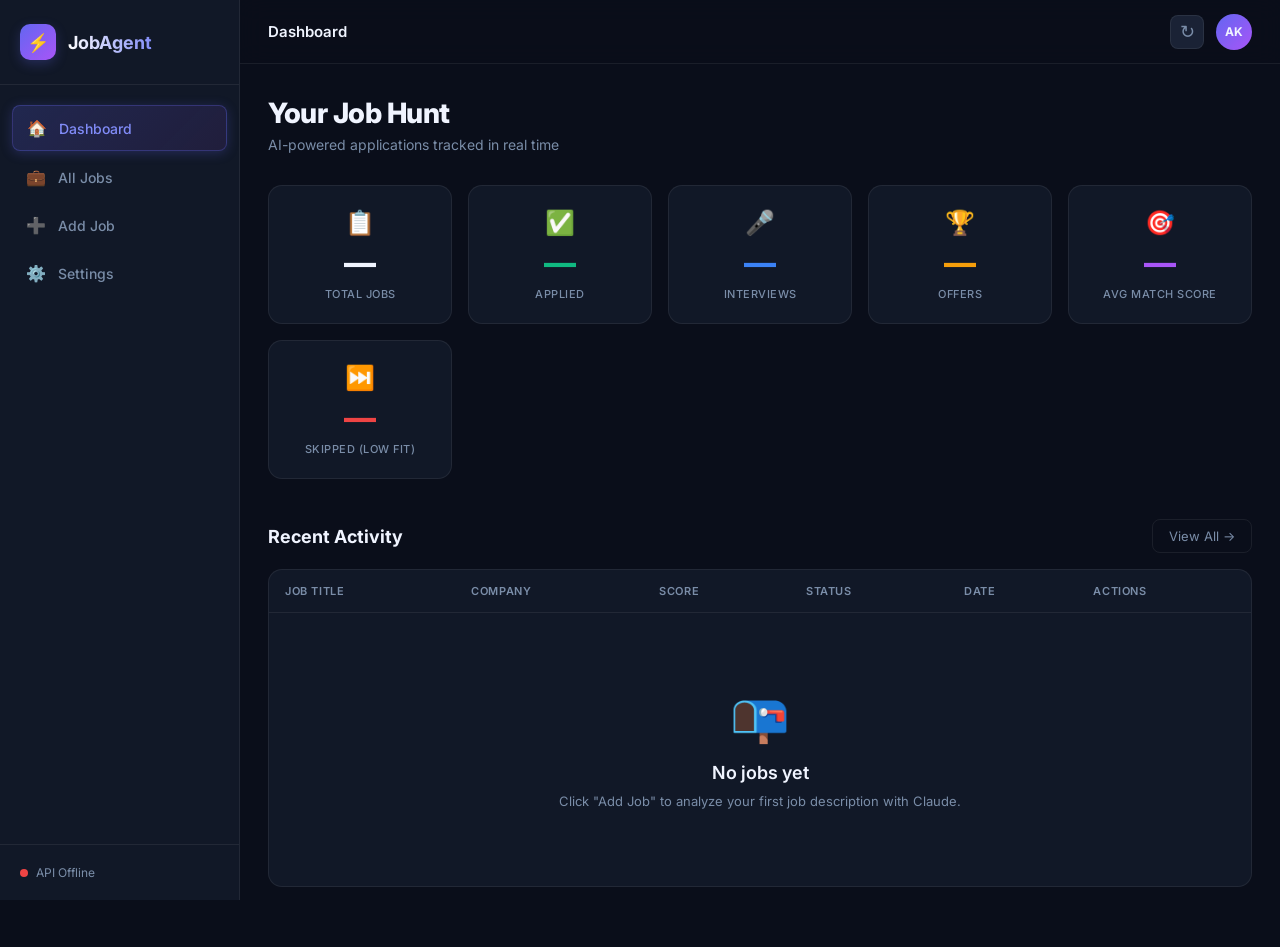
<file: dashboard/index.html>
<!DOCTYPE html>
<html lang="en">
<head>
  <meta charset="UTF-8" />
  <meta name="viewport" content="width=device-width, initial-scale=1.0" />
  <title>Job Hunting Agent — Dashboard</title>
  <meta name="description" content="AI-powered job hunting dashboard — track applications, scores, and cover letters generated by Claude AI" />
  <link rel="preconnect" href="https://fonts.googleapis.com" />
  <link href="https://fonts.googleapis.com/css2?family=Inter:wght@300;400;500;600;700;800&display=swap" rel="stylesheet" />
  <link rel="stylesheet" href="style.css" />
</head>
<body>

<!-- SIDEBAR -->
<aside class="sidebar" id="sidebar">
  <div class="sidebar-logo">
    <div class="logo-icon">⚡</div>
    <span class="logo-text">JobAgent</span>
  </div>

  <nav class="sidebar-nav">
    <a href="#" class="nav-item active" data-view="dashboard" id="nav-dashboard">
      <span class="nav-icon">🏠</span> Dashboard
    </a>
    <a href="#" class="nav-item" data-view="jobs" id="nav-jobs">
      <span class="nav-icon">💼</span> All Jobs
    </a>
    <a href="#" class="nav-item" data-view="add" id="nav-add">
      <span class="nav-icon">➕</span> Add Job
    </a>
    <a href="#" class="nav-item" data-view="settings" id="nav-settings">
      <span class="nav-icon">⚙️</span> Settings
    </a>
  </nav>

  <div class="sidebar-footer">
    <div class="api-status" id="api-status">
      <div class="status-dot"></div>
      <span>Connecting…</span>
    </div>
  </div>
</aside>

<!-- MAIN -->
<main class="main" id="main-content">

  <!-- TOP BAR -->
  <header class="topbar">
    <div class="topbar-left">
      <button class="menu-btn" id="menu-btn">☰</button>
      <div class="breadcrumb" id="breadcrumb">Dashboard</div>
    </div>
    <div class="topbar-right">
      <button class="refresh-btn" id="refresh-btn" title="Refresh data">↻</button>
      <div class="avatar">AK</div>
    </div>
  </header>

  <!-- ─── VIEW: DASHBOARD ─── -->
  <section class="view active" id="view-dashboard">
    <div class="page-header">
      <h1>Your Job Hunt</h1>
      <p class="subtitle">AI-powered applications tracked in real time</p>
    </div>

    <!-- STATS GRID -->
    <div class="stats-grid" id="stats-grid">
      <div class="stat-card" id="stat-total">
        <div class="stat-icon">📋</div>
        <div class="stat-value" id="s-total">—</div>
        <div class="stat-label">Total Jobs</div>
      </div>
      <div class="stat-card green" id="stat-applied">
        <div class="stat-icon">✅</div>
        <div class="stat-value" id="s-applied">—</div>
        <div class="stat-label">Applied</div>
      </div>
      <div class="stat-card blue" id="stat-interviews">
        <div class="stat-icon">🎤</div>
        <div class="stat-value" id="s-interviews">—</div>
        <div class="stat-label">Interviews</div>
      </div>
      <div class="stat-card gold" id="stat-offers">
        <div class="stat-icon">🏆</div>
        <div class="stat-value" id="s-offers">—</div>
        <div class="stat-label">Offers</div>
      </div>
      <div class="stat-card purple" id="stat-score">
        <div class="stat-icon">🎯</div>
        <div class="stat-value" id="s-score">—</div>
        <div class="stat-label">Avg Match Score</div>
      </div>
      <div class="stat-card red" id="stat-skipped">
        <div class="stat-icon">⏭️</div>
        <div class="stat-value" id="s-skipped">—</div>
        <div class="stat-label">Skipped (Low Fit)</div>
      </div>
    </div>

    <!-- RECENT JOBS -->
    <div class="section-header">
      <h2>Recent Activity</h2>
      <button class="btn-ghost" id="view-all-btn">View All →</button>
    </div>
    <div class="jobs-table-wrapper">
      <table class="jobs-table" id="recent-table">
        <thead>
          <tr>
            <th>Job Title</th>
            <th>Company</th>
            <th>Score</th>
            <th>Status</th>
            <th>Date</th>
            <th>Actions</th>
          </tr>
        </thead>
        <tbody id="recent-body">
          <tr><td colspan="6" class="loading-cell">Loading jobs…</td></tr>
        </tbody>
      </table>
    </div>
  </section>

  <!-- ─── VIEW: ALL JOBS ─── -->
  <section class="view" id="view-jobs">
    <div class="page-header">
      <h1>All Jobs</h1>
      <p class="subtitle">Full history of every job analyzed by the agent</p>
    </div>

    <div class="filter-bar">
      <input type="text" id="search-input" placeholder="🔍  Search jobs or companies…" class="search-input" />
      <select id="status-filter" class="filter-select">
        <option value="">All Statuses</option>
        <option value="pending">Pending</option>
        <option value="applied">Applied</option>
        <option value="skipped">Skipped</option>
        <option value="interview">Interview</option>
        <option value="offer">Offer</option>
        <option value="rejected">Rejected</option>
        <option value="processing">Processing</option>
      </select>
      <select id="score-filter" class="filter-select">
        <option value="">All Scores</option>
        <option value="80">80+ (Excellent)</option>
        <option value="60">60+ (Good)</option>
        <option value="0">Below 60</option>
      </select>
    </div>

    <div class="jobs-table-wrapper">
      <table class="jobs-table" id="all-jobs-table">
        <thead>
          <tr>
            <th>Job Title</th>
            <th>Company</th>
            <th>Score</th>
            <th>Key Matches</th>
            <th>Status</th>
            <th>Date</th>
            <th>Actions</th>
          </tr>
        </thead>
        <tbody id="all-body">
          <tr><td colspan="7" class="loading-cell">Loading…</td></tr>
        </tbody>
      </table>
    </div>
  </section>

  <!-- ─── VIEW: ADD JOB ─── -->
  <section class="view" id="view-add">
    <div class="page-header">
      <h1>Analyze a Job</h1>
      <p class="subtitle">Paste a job description — Claude will score your fit and write a cover letter</p>
    </div>

    <div class="form-card">
      <div class="form-row">
        <div class="form-group">
          <label for="in-title">Job Title *</label>
          <input type="text" id="in-title" placeholder="e.g. Machine Learning Engineer" />
        </div>
        <div class="form-group">
          <label for="in-company">Company *</label>
          <input type="text" id="in-company" placeholder="e.g. Google" />
        </div>
      </div>
      <div class="form-group">
        <label for="in-url">Job URL (optional)</label>
        <input type="url" id="in-url" placeholder="https://linkedin.com/jobs/..." />
      </div>
      <div class="form-group">
        <label for="in-jd">Job Description *</label>
        <textarea id="in-jd" rows="12" placeholder="Paste the full job description here…"></textarea>
      </div>
      <button class="btn-primary" id="analyze-btn" onclick="analyzeJob()">
        <span id="analyze-btn-text">⚡ Analyze with Claude</span>
        <span id="analyze-spinner" class="spinner hidden"></span>
      </button>
    </div>

    <!-- RESULT CARD -->
    <div class="result-card hidden" id="result-card">
      <div class="result-header">
        <div class="result-score-ring" id="result-ring">
          <svg viewBox="0 0 100 100">
            <circle cx="50" cy="50" r="40" class="ring-bg" />
            <circle cx="50" cy="50" r="40" class="ring-fill" id="ring-fill" />
          </svg>
          <span class="ring-text" id="ring-text">0</span>
        </div>
        <div class="result-meta">
          <h2 id="result-title">—</h2>
          <p id="result-company">—</p>
          <div class="result-verdict" id="result-verdict"></div>
          <p class="result-reason" id="result-reason">—</p>
        </div>
      </div>

      <div class="result-chips-row">
        <div class="chips-group">
          <div class="chips-label">✅ Key Matches</div>
          <div class="chips" id="matches-chips"></div>
        </div>
        <div class="chips-group">
          <div class="chips-label">⚠️ Missing Skills</div>
          <div class="chips red" id="missing-chips"></div>
        </div>
      </div>

      <div class="cover-letter-box" id="cover-letter-box">
        <div class="cl-header">
          <h3>📄 Cover Letter</h3>
          <button class="btn-ghost small" onclick="copyCoverLetter()">Copy</button>
        </div>
        <pre id="cover-letter-text"></pre>
      </div>
    </div>
  </section>

  <!-- ─── VIEW: SETTINGS ─── -->
  <section class="view" id="view-settings">
    <div class="page-header">
      <h1>Settings</h1>
      <p class="subtitle">Configure your agent's API endpoint</p>
    </div>
    <div class="form-card">
      <div class="form-group">
        <label for="api-url-input">Backend API URL</label>
        <input type="url" id="api-url-input" placeholder="https://your-app.railway.app" />
        <small>Enter your Railway/Render deployment URL. Leave empty to use localhost:8000.</small>
      </div>
      <button class="btn-primary" onclick="saveSettings()">Save Settings</button>
      <div id="settings-msg" class="settings-msg hidden"></div>
    </div>

    <div class="form-card" style="margin-top:24px;">
      <h3>Webhook URL</h3>
      <p style="color:var(--text-muted);margin-bottom:12px;">Send this URL to Antigravity so it can push jobs to your agent automatically.</p>
      <div class="webhook-url-box" id="webhook-url-display">—</div>
      <button class="btn-ghost" onclick="copyWebhook()" style="margin-top:8px;">Copy Webhook URL</button>
    </div>
  </section>

</main>

<!-- JOB DETAIL MODAL -->
<div class="modal-overlay hidden" id="modal-overlay">
  <div class="modal" id="job-modal">
    <button class="modal-close" onclick="closeModal()">✕</button>
    <div class="modal-body" id="modal-body">
      <p>Loading…</p>
    </div>
  </div>
</div>

<!-- TOAST -->
<div class="toast hidden" id="toast"></div>

<script src="app.js"></script>
</body>
</html>
</file>
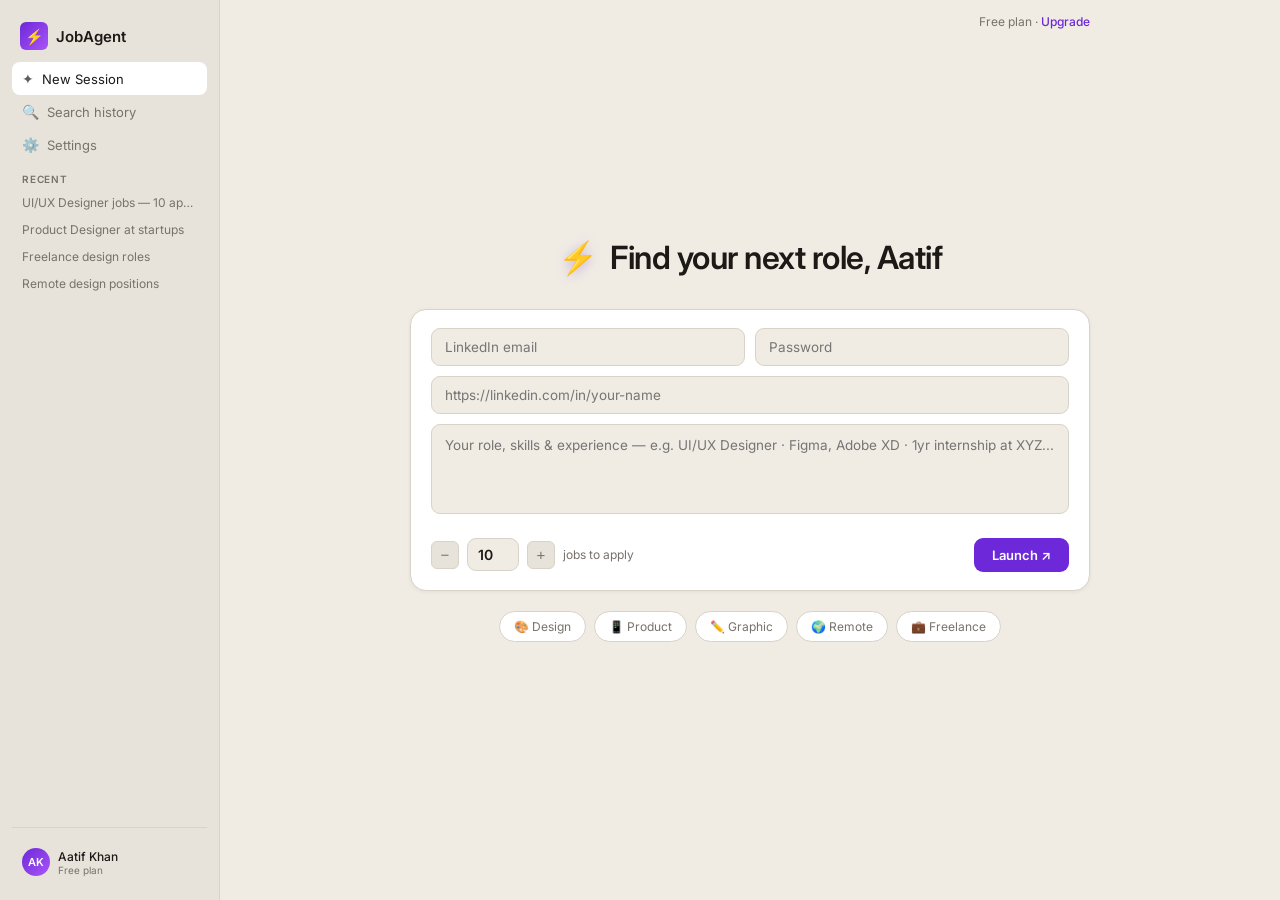
<file: autoagent/ui/index.html>
<!DOCTYPE html>
<html lang="en">
<head>
  <meta charset="UTF-8"/>
  <meta name="viewport" content="width=device-width, initial-scale=1.0"/>
  <title>JobAgent — AI Job Applications</title>
  <meta name="description" content="AI agent that applies to jobs on LinkedIn automatically."/>
  <link rel="preconnect" href="https://fonts.googleapis.com"/>
  <link href="https://fonts.googleapis.com/css2?family=Inter:wght@400;500;600&display=swap" rel="stylesheet"/>
  <style>
    *, *::before, *::after { box-sizing: border-box; margin: 0; padding: 0; }

    :root {
      --bg:       #f0ece4;
      --sidebar:  #e8e3da;
      --white:    #ffffff;
      --border:   #d8d2c8;
      --accent:   #6d28d9;
      --accent-l: #7c3aed;
      --text:     #1c1917;
      --muted:    #78716c;
      --tag-bg:   #e8e3da;
      --input-bg: #ffffff;
      --pill:     #ddd8d0;
    }

    body {
      font-family: 'Inter', sans-serif;
      background: var(--bg);
      color: var(--text);
      height: 100vh;
      display: flex;
      overflow: hidden;
    }

    /* ── SIDEBAR ── */
    .sidebar {
      width: 220px;
      flex-shrink: 0;
      background: var(--sidebar);
      border-right: 1px solid var(--border);
      display: flex;
      flex-direction: column;
      padding: 16px 12px;
      overflow-y: auto;
    }

    .logo {
      display: flex;
      align-items: center;
      gap: 8px;
      padding: 6px 8px;
      margin-bottom: 6px;
    }

    .logo-icon {
      width: 28px; height: 28px;
      background: linear-gradient(135deg, #6d28d9, #a855f7);
      border-radius: 6px;
      display: flex; align-items: center; justify-content: center;
      color: white;
      font-size: 15px;
    }

    .logo-text {
      font-size: 15px;
      font-weight: 600;
      color: var(--text);
    }

    .sidebar-btn {
      display: flex;
      align-items: center;
      gap: 8px;
      width: 100%;
      padding: 8px 10px;
      background: none;
      border: none;
      border-radius: 8px;
      color: var(--muted);
      font-family: inherit;
      font-size: 13px;
      cursor: pointer;
      text-align: left;
      transition: background 0.15s, color 0.15s;
    }
    .sidebar-btn:hover { background: var(--border); color: var(--text); }
    .sidebar-btn.active { background: var(--white); color: var(--text); }

    .sidebar-icon { font-size: 14px; opacity: 0.7; }

    .sidebar-section {
      font-size: 10px;
      font-weight: 600;
      color: var(--muted);
      text-transform: uppercase;
      letter-spacing: 0.8px;
      padding: 12px 10px 4px;
    }

    .sidebar-history {
      font-size: 12px;
      color: var(--muted);
      padding: 6px 10px;
      border-radius: 6px;
      cursor: pointer;
      white-space: nowrap;
      overflow: hidden;
      text-overflow: ellipsis;
      transition: background 0.15s;
    }
    .sidebar-history:hover { background: var(--border); color: var(--text); }

    .sidebar-footer {
      margin-top: auto;
      padding-top: 12px;
      border-top: 1px solid var(--border);
    }

    .user-row {
      display: flex;
      align-items: center;
      gap: 8px;
      padding: 8px 10px;
      border-radius: 8px;
      cursor: pointer;
      transition: background 0.15s;
    }
    .user-row:hover { background: var(--border); }

    .avatar {
      width: 28px; height: 28px;
      background: linear-gradient(135deg, #6d28d9, #a855f7);
      border-radius: 50%;
      display: flex; align-items: center; justify-content: center;
      color: white;
      font-size: 11px;
      font-weight: 600;
    }

    .user-info { flex: 1; min-width: 0; }
    .user-name { font-size: 12px; font-weight: 500; }
    .user-plan { font-size: 10px; color: var(--muted); }

    /* ── MAIN ── */
    .main {
      flex: 1;
      display: flex;
      flex-direction: column;
      align-items: center;
      overflow-y: auto;
      padding: 0 16px 60px;
    }

    .topbar {
      width: 100%;
      max-width: 680px;
      display: flex;
      justify-content: flex-end;
      padding: 14px 0 0;
    }

    .upgrade-pill {
      font-size: 12px;
      color: var(--muted);
    }

    .upgrade-pill a {
      color: var(--accent);
      text-decoration: none;
      font-weight: 500;
    }

    /* Center content */
    .center {
      flex: 1;
      width: 100%;
      max-width: 680px;
      display: flex;
      flex-direction: column;
      align-items: center;
      justify-content: center;
      padding: 20px 0 10px;
    }

    .greeting {
      display: flex;
      align-items: center;
      gap: 12px;
      margin-bottom: 32px;
    }

    .greeting-icon {
      font-size: 32px;
      filter: drop-shadow(0 2px 6px rgba(109,40,217,0.3));
    }

    .greeting h1 {
      font-size: clamp(22px, 4vw, 32px);
      font-weight: 600;
      color: var(--text);
      letter-spacing: -0.5px;
    }

    /* ── INPUT CARD ── */
    .input-card {
      width: 100%;
      background: var(--white);
      border: 1px solid var(--border);
      border-radius: 16px;
      padding: 18px 20px;
      box-shadow: 0 1px 4px rgba(0,0,0,0.06);
    }

    .field { margin-bottom: 0; }

    .field-row { display: grid; grid-template-columns: 1fr 1fr; gap: 10px; margin-bottom: 10px; }

    input[type=email], input[type=password], input[type=url], input[type=number], textarea {
      width: 100%;
      background: var(--bg);
      border: 1px solid var(--border);
      border-radius: 9px;
      padding: 10px 13px;
      color: var(--text);
      font-family: inherit;
      font-size: 13.5px;
      outline: none;
      transition: border-color 0.15s, box-shadow 0.15s;
    }

    input:focus, textarea:focus {
      border-color: var(--accent-l);
      box-shadow: 0 0 0 2px rgba(109,40,217,0.12);
      background: white;
    }

    textarea {
      resize: none;
      height: 90px;
      line-height: 1.55;
      margin-bottom: 10px;
    }

    .card-bottom {
      display: flex;
      align-items: center;
      justify-content: space-between;
      margin-top: 10px;
    }

    .jobs-ctrl {
      display: flex;
      align-items: center;
      gap: 8px;
    }

    .jobs-ctrl span {
      font-size: 12px;
      color: var(--muted);
    }

    .jobs-ctrl input {
      width: 52px;
      text-align: center;
      padding: 7px;
      font-size: 14px;
      font-weight: 600;
      margin: 0;
    }

    .ctr {
      background: var(--tag-bg);
      border: 1px solid var(--border);
      border-radius: 6px;
      color: var(--muted);
      font-size: 15px;
      width: 28px; height: 28px;
      cursor: pointer;
      display: flex; align-items: center; justify-content: center;
      transition: background 0.15s;
    }
    .ctr:hover { background: var(--border); }

    .send-btn {
      background: var(--accent);
      border: none;
      border-radius: 9px;
      padding: 9px 18px;
      color: white;
      font-family: inherit;
      font-size: 13px;
      font-weight: 600;
      cursor: pointer;
      transition: opacity 0.2s;
      display: flex;
      align-items: center;
      gap: 6px;
    }
    .send-btn:hover:not(:disabled) { opacity: 0.88; }
    .send-btn:disabled { opacity: 0.5; cursor: not-allowed; }

    /* ── PILLS ── */
    .pills {
      display: flex;
      gap: 8px;
      margin-top: 20px;
      flex-wrap: wrap;
      justify-content: center;
    }

    .pill {
      background: var(--white);
      border: 1px solid var(--border);
      border-radius: 99px;
      padding: 7px 14px;
      font-size: 12px;
      color: var(--muted);
      cursor: pointer;
      display: flex;
      align-items: center;
      gap: 5px;
      transition: background 0.15s, color 0.15s;
    }
    .pill:hover { background: var(--border); color: var(--text); }

    /* ── LOG PANEL ── */
    .log-panel {
      width: 100%;
      max-width: 680px;
      display: none;
      margin-top: 20px;
    }
    .log-panel.show { display: block; }

    .log-header {
      display: flex;
      align-items: center;
      justify-content: space-between;
      margin-bottom: 8px;
    }

    .log-label { font-size: 11px; font-weight: 600; color: var(--muted); text-transform: uppercase; letter-spacing: 0.8px; }

    .live-badge {
      display: flex;
      align-items: center;
      gap: 5px;
      font-size: 11px;
      color: var(--muted);
    }

    .live-dot {
      width: 6px; height: 6px;
      background: #22c55e;
      border-radius: 50%;
      animation: blink 1.2s infinite;
    }
    @keyframes blink { 50% { opacity: 0.2; } }

    .log-box {
      background: var(--white);
      border: 1px solid var(--border);
      border-radius: 12px;
      padding: 14px 16px;
      height: 220px;
      overflow-y: auto;
      font-family: 'Courier New', monospace;
      font-size: 12px;
      line-height: 1.9;
    }

    .ll { animation: fi 0.2s; }
    .ll-ok  { color: #16a34a; }
    .ll-err { color: #dc2626; }
    .ll-dim { color: #a8a29e; }
    @keyframes fi { from { opacity: 0; } to { opacity: 1; } }

    .stats-row {
      display: flex;
      gap: 10px;
      margin-top: 10px;
    }

    .sbox {
      flex: 1;
      background: var(--white);
      border: 1px solid var(--border);
      border-radius: 10px;
      padding: 12px 14px;
      text-align: center;
    }
    .sn { font-size: 20px; font-weight: 600; }
    .sl { font-size: 10px; color: var(--muted); margin-top: 1px; text-transform: uppercase; letter-spacing: 0.5px; }

    ::-webkit-scrollbar { width: 4px; }
    ::-webkit-scrollbar-thumb { background: var(--border); border-radius: 4px; }

    @media (max-width: 640px) {
      .sidebar { display: none; }
      .field-row { grid-template-columns: 1fr; }
    }
  </style>
</head>
<body>

<!-- SIDEBAR -->
<aside class="sidebar">
  <div class="logo">
    <div class="logo-icon">⚡</div>
    <span class="logo-text">JobAgent</span>
  </div>

  <button class="sidebar-btn active" onclick="resetForm()">
    <span class="sidebar-icon">✦</span> New Session
  </button>
  <button class="sidebar-btn">
    <span class="sidebar-icon">🔍</span> Search history
  </button>
  <button class="sidebar-btn">
    <span class="sidebar-icon">⚙️</span> Settings
  </button>

  <div class="sidebar-section">Recent</div>
  <div class="sidebar-history">UI/UX Designer jobs — 10 applied</div>
  <div class="sidebar-history">Product Designer at startups</div>
  <div class="sidebar-history">Freelance design roles</div>
  <div class="sidebar-history">Remote design positions</div>

  <div class="sidebar-footer">
    <div class="user-row">
      <div class="avatar">AK</div>
      <div class="user-info">
        <div class="user-name">Aatif Khan</div>
        <div class="user-plan">Free plan</div>
      </div>
    </div>
  </div>
</aside>

<!-- MAIN -->
<main class="main">
  <div class="topbar">
    <span class="upgrade-pill">Free plan · <a href="#">Upgrade</a></span>
  </div>

  <div class="center">
    <div class="greeting">
      <span class="greeting-icon">⚡</span>
      <h1>Find your next role, Aatif</h1>
    </div>

    <!-- INPUT CARD -->
    <div class="input-card">
      <div class="field-row">
        <input type="email" id="email" placeholder="LinkedIn email"/>
        <input type="password" id="password" placeholder="Password"/>
      </div>
      <input type="url" id="linkedin-url" placeholder="https://linkedin.com/in/your-name" style="margin-bottom:10px;"/>
      <textarea id="resume" placeholder="Your role, skills & experience — e.g. UI/UX Designer · Figma, Adobe XD · 1yr internship at XYZ..."></textarea>

      <div class="card-bottom">
        <div class="jobs-ctrl">
          <button class="ctr" onclick="adj(-1)">−</button>
          <input type="number" id="num" value="10" min="1" max="50"/>
          <button class="ctr" onclick="adj(1)">+</button>
          <span>jobs to apply</span>
        </div>
        <button class="send-btn" id="btn" onclick="launch()">
          Launch ↗
        </button>
      </div>
    </div>

    <!-- PILLS -->
    <div class="pills">
      <div class="pill" onclick="setKeyword('UI/UX Designer')">🎨 Design</div>
      <div class="pill" onclick="setKeyword('Product Designer')">📱 Product</div>
      <div class="pill" onclick="setKeyword('Graphic Designer')">✏️ Graphic</div>
      <div class="pill" onclick="setKeyword('Remote Designer')">🌍 Remote</div>
      <div class="pill" onclick="setKeyword('Freelance Designer')">💼 Freelance</div>
    </div>
  </div>

  <!-- LOG PANEL -->
  <div class="log-panel" id="logpanel">
    <div class="log-header">
      <span class="log-label">Live Agent Feed</span>
      <div class="live-badge">
        <div class="live-dot" id="livedot"></div>
        <span id="livestatus">Running</span>
      </div>
    </div>
    <div class="log-box" id="logbox"></div>
    <div class="stats-row">
      <div class="sbox"><div class="sn" id="n-applied" style="color:#16a34a">0</div><div class="sl">Applied</div></div>
      <div class="sbox"><div class="sn" id="n-skipped" style="color:#a8a29e">0</div><div class="sl">Skipped</div></div>
      <div class="sbox"><div class="sn" id="n-status" style="font-size:13px;color:#a8a29e">Idle</div><div class="sl">Status</div></div>
    </div>
  </div>
</main>

<script>
  const API = (window.location.hostname === 'localhost' || window.location.hostname === '127.0.0.1')
    ? 'http://localhost:8001'
    : 'https://job-hunting-agent-production-b9a5.up.railway.app';

  let applied = 0, skipped = 0;

  function adj(d) {
    const el = document.getElementById('num');
    el.value = Math.max(1, Math.min(50, +el.value + d));
  }

  function setKeyword(kw) {
    const r = document.getElementById('resume');
    if (!r.value) r.value = `Role: ${kw}\nSkills: Figma, Adobe XD, Prototyping\nExperience: `;
    document.getElementById('linkedin-url').focus();
  }

  function resetForm() {
    document.getElementById('email').value = '';
    document.getElementById('password').value = '';
    document.getElementById('linkedin-url').value = '';
    document.getElementById('resume').value = '';
    document.getElementById('num').value = '10';
    document.getElementById('logpanel').classList.remove('show');
    document.getElementById('btn').disabled = false;
    document.getElementById('btn').textContent = 'Launch ↗';
  }

  function cls(msg) {
    if (/✅|Applied/.test(msg)) return 'll-ok';
    if (/❌|Error|Failed/.test(msg)) return 'll-err';
    if (/⏭|⚠️|Skipped/.test(msg)) return 'll-dim';
    return '';
  }

  function addLine(msg) {
    const box = document.getElementById('logbox');
    const d = document.createElement('div');
    d.className = `ll ${cls(msg)}`;
    d.textContent = msg;
    box.appendChild(d);
    box.scrollTop = box.scrollHeight;
    const m = msg.match(/\[(\d+)\//);
    if (m) { applied = +m[1]; document.getElementById('n-applied').textContent = applied; }
    if (/Skipped/.test(msg)) { skipped++; document.getElementById('n-skipped').textContent = skipped; }
  }

  async function launch() {
    const email  = document.getElementById('email').value.trim();
    const pass   = document.getElementById('password').value.trim();
    const url    = document.getElementById('linkedin-url').value.trim();
    const resume = document.getElementById('resume').value.trim();
    const n      = +document.getElementById('num').value;
    if (!email || !pass || !url || !resume) { alert('Please fill in all fields.'); return; }

    const panel = document.getElementById('logpanel');
    panel.classList.add('show');
    document.getElementById('logbox').innerHTML = '';
    applied = skipped = 0;
    document.getElementById('n-applied').textContent = '0';
    document.getElementById('n-skipped').textContent = '0';
    document.getElementById('n-status').textContent = '🟢 On';
    document.getElementById('livestatus').textContent = 'Running';

    const btn = document.getElementById('btn');
    btn.disabled = true;
    btn.textContent = 'Running…';

    addLine('🤖 Agent starting…');

    try {
      const res = await fetch(`${API}/run`, {
        method: 'POST',
        headers: { 'Content-Type': 'application/json' },
        body: JSON.stringify({ email, password: pass, linkedin_url: url, resume_text: resume, num_jobs: n })
      });
      const { session_id } = await res.json();

      const es = new EventSource(`${API}/logs/${session_id}`);
      es.onmessage = e => {
        if (e.data === '__DONE__') {
          es.close();
          document.getElementById('livestatus').textContent = 'Done';
          document.getElementById('livedot').style.cssText = 'animation:none;background:#a8a29e';
          document.getElementById('n-status').textContent = '✅ Done';
          btn.disabled = false;
          btn.textContent = 'Launch ↗';
        } else { addLine(e.data); }
      };
      es.onerror = () => { addLine('Connection lost.'); es.close(); btn.disabled = false; btn.textContent = 'Launch ↗'; };
    } catch(e) {
      addLine(`Cannot reach backend: ${e.message}`);
      addLine('▸ Run locally: cd autoagent && python -m uvicorn server:app --port 8001');
      btn.disabled = false;
      btn.textContent = 'Launch ↗';
    }
  }
</script>
</body>
</html>
</file>
<file: dashboard/style.css>
/* ═══════════════════════════════════════════════
   JOB HUNTING AGENT — PREMIUM DARK DASHBOARD
═══════════════════════════════════════════════ */

@import url('https://fonts.googleapis.com/css2?family=Inter:wght@300;400;500;600;700;800&display=swap');

:root {
  --bg:          #0a0e1a;
  --bg-card:     #111827;
  --bg-card2:    #1a2235;
  --border:      rgba(255,255,255,0.07);
  --border2:     rgba(255,255,255,0.12);
  --text:        #f0f4ff;
  --text-muted:  #7a8da8;
  --text-dim:    #4a5568;

  --accent:      #6366f1;
  --accent2:     #818cf8;
  --accent-glow: rgba(99,102,241,0.25);

  --green:  #10b981;
  --blue:   #3b82f6;
  --gold:   #f59e0b;
  --red:    #ef4444;
  --purple: #a855f7;
  --teal:   #14b8a6;

  --sidebar-w: 240px;
  --topbar-h:  64px;
  --radius:    14px;
  --radius-sm: 8px;

  --shadow: 0 4px 24px rgba(0,0,0,0.4);
  --glow:   0 0 40px rgba(99,102,241,0.15);
}

*, *::before, *::after { box-sizing: border-box; margin: 0; padding: 0; }

html { scroll-behavior: smooth; }

body {
  font-family: 'Inter', sans-serif;
  background: var(--bg);
  color: var(--text);
  min-height: 100vh;
  display: flex;
  overflow-x: hidden;
}

/* ─── SCROLLBAR ─── */
::-webkit-scrollbar { width: 6px; }
::-webkit-scrollbar-track { background: transparent; }
::-webkit-scrollbar-thumb { background: var(--bg-card2); border-radius: 99px; }

/* ═══════════════════════════════════════════════
   SIDEBAR
═══════════════════════════════════════════════ */
.sidebar {
  width: var(--sidebar-w);
  min-height: 100vh;
  background: var(--bg-card);
  border-right: 1px solid var(--border);
  display: flex;
  flex-direction: column;
  position: fixed;
  top: 0; left: 0; bottom: 0;
  z-index: 100;
  transition: transform 0.3s ease;
}

.sidebar-logo {
  display: flex;
  align-items: center;
  gap: 12px;
  padding: 24px 20px;
  border-bottom: 1px solid var(--border);
}

.logo-icon {
  width: 36px; height: 36px;
  background: linear-gradient(135deg, var(--accent), var(--purple));
  border-radius: 10px;
  display: grid; place-items: center;
  font-size: 18px;
  box-shadow: 0 4px 12px var(--accent-glow);
}

.logo-text {
  font-size: 18px;
  font-weight: 700;
  background: linear-gradient(90deg, #fff, var(--accent2));
  -webkit-background-clip: text;
  -webkit-text-fill-color: transparent;
  background-clip: text;
}

.sidebar-nav {
  flex: 1;
  padding: 20px 12px;
  display: flex;
  flex-direction: column;
  gap: 4px;
}

.nav-item {
  display: flex;
  align-items: center;
  gap: 12px;
  padding: 12px 14px;
  border-radius: var(--radius-sm);
  color: var(--text-muted);
  font-size: 14px;
  font-weight: 500;
  text-decoration: none;
  transition: all 0.2s;
  cursor: pointer;
}

.nav-item:hover {
  background: rgba(255,255,255,0.05);
  color: var(--text);
}

.nav-item.active {
  background: linear-gradient(135deg, rgba(99,102,241,0.2), rgba(168,85,247,0.1));
  color: var(--accent2);
  border: 1px solid rgba(99,102,241,0.3);
  box-shadow: 0 2px 12px var(--accent-glow);
}

.nav-icon { font-size: 16px; }

.sidebar-footer {
  padding: 20px;
  border-top: 1px solid var(--border);
}

.api-status {
  display: flex;
  align-items: center;
  gap: 8px;
  font-size: 12px;
  color: var(--text-muted);
}

.status-dot {
  width: 8px; height: 8px;
  border-radius: 50%;
  background: var(--text-dim);
  transition: background 0.3s;
}

.api-status.online .status-dot { background: var(--green); box-shadow: 0 0 6px var(--green); }
.api-status.offline .status-dot { background: var(--red); }

/* ═══════════════════════════════════════════════
   MAIN LAYOUT
═══════════════════════════════════════════════ */
.main {
  margin-left: var(--sidebar-w);
  flex: 1;
  min-height: 100vh;
  display: flex;
  flex-direction: column;
}

/* ─── TOPBAR ─── */
.topbar {
  height: var(--topbar-h);
  background: rgba(10,14,26,0.8);
  backdrop-filter: blur(12px);
  border-bottom: 1px solid var(--border);
  display: flex;
  align-items: center;
  justify-content: space-between;
  padding: 0 28px;
  position: sticky;
  top: 0;
  z-index: 50;
}

.topbar-left { display: flex; align-items: center; gap: 16px; }

.menu-btn {
  display: none;
  background: none;
  border: none;
  color: var(--text);
  font-size: 20px;
  cursor: pointer;
}

.breadcrumb {
  font-size: 15px;
  font-weight: 600;
  color: var(--text);
}

.topbar-right { display: flex; align-items: center; gap: 12px; }

.refresh-btn {
  width: 34px; height: 34px;
  background: var(--bg-card2);
  border: 1px solid var(--border);
  border-radius: 8px;
  color: var(--text-muted);
  font-size: 18px;
  cursor: pointer;
  transition: all 0.2s;
  display: grid; place-items: center;
}
.refresh-btn:hover { color: var(--text); border-color: var(--accent); }
.refresh-btn.spinning { animation: spin 0.8s linear infinite; }

@keyframes spin { to { transform: rotate(360deg); } }

.avatar {
  width: 36px; height: 36px;
  background: linear-gradient(135deg, var(--accent), var(--purple));
  border-radius: 50%;
  display: grid; place-items: center;
  font-size: 12px;
  font-weight: 700;
}

/* ─── VIEW SYSTEM ─── */
.view { display: none; padding: 32px 28px 60px; }
.view.active { display: block; }

.page-header { margin-bottom: 32px; }
.page-header h1 { font-size: 28px; font-weight: 800; letter-spacing: -0.5px; }
.subtitle { color: var(--text-muted); margin-top: 6px; font-size: 14px; }

/* ═══════════════════════════════════════════════
   STATS GRID
═══════════════════════════════════════════════ */
.stats-grid {
  display: grid;
  grid-template-columns: repeat(auto-fill, minmax(160px, 1fr));
  gap: 16px;
  margin-bottom: 40px;
}

.stat-card {
  background: var(--bg-card);
  border: 1px solid var(--border);
  border-radius: var(--radius);
  padding: 22px 20px;
  text-align: center;
  position: relative;
  overflow: hidden;
  transition: transform 0.2s, box-shadow 0.2s;
}

.stat-card::before {
  content: '';
  position: absolute;
  top: 0; left: 0; right: 0;
  height: 2px;
  background: linear-gradient(90deg, transparent, var(--accent), transparent);
  opacity: 0;
  transition: opacity 0.3s;
}

.stat-card:hover { transform: translateY(-2px); box-shadow: var(--shadow); }
.stat-card:hover::before { opacity: 1; }

.stat-card.green::before  { background: linear-gradient(90deg, transparent, var(--green), transparent); }
.stat-card.blue::before   { background: linear-gradient(90deg, transparent, var(--blue), transparent); }
.stat-card.gold::before   { background: linear-gradient(90deg, transparent, var(--gold), transparent); }
.stat-card.red::before    { background: linear-gradient(90deg, transparent, var(--red), transparent); }
.stat-card.purple::before { background: linear-gradient(90deg, transparent, var(--purple), transparent); }

.stat-icon { font-size: 24px; margin-bottom: 10px; }

.stat-value {
  font-size: 32px;
  font-weight: 800;
  line-height: 1;
  margin-bottom: 8px;
}

.stat-label {
  font-size: 11px;
  color: var(--text-muted);
  text-transform: uppercase;
  letter-spacing: 0.5px;
  font-weight: 500;
}

.stat-card.green .stat-value  { color: var(--green); }
.stat-card.blue .stat-value   { color: var(--blue); }
.stat-card.gold .stat-value   { color: var(--gold); }
.stat-card.red .stat-value    { color: var(--red); }
.stat-card.purple .stat-value { color: var(--purple); }

/* ═══════════════════════════════════════════════
   SECTION HEADER
═══════════════════════════════════════════════ */
.section-header {
  display: flex;
  align-items: center;
  justify-content: space-between;
  margin-bottom: 16px;
}
.section-header h2 { font-size: 18px; font-weight: 700; }

/* ═══════════════════════════════════════════════
   JOBS TABLE
═══════════════════════════════════════════════ */
.jobs-table-wrapper {
  background: var(--bg-card);
  border: 1px solid var(--border);
  border-radius: var(--radius);
  overflow: auto;
}

.jobs-table {
  width: 100%;
  border-collapse: collapse;
  font-size: 13.5px;
}

.jobs-table th {
  padding: 14px 16px;
  text-align: left;
  font-size: 11px;
  font-weight: 600;
  text-transform: uppercase;
  letter-spacing: 0.6px;
  color: var(--text-muted);
  border-bottom: 1px solid var(--border);
  white-space: nowrap;
}

.jobs-table td {
  padding: 14px 16px;
  border-bottom: 1px solid rgba(255,255,255,0.04);
  vertical-align: middle;
}

.jobs-table tr:last-child td { border-bottom: none; }

.jobs-table tbody tr:hover td {
  background: rgba(255,255,255,0.025);
  cursor: pointer;
}

.loading-cell {
  text-align: center;
  color: var(--text-muted);
  padding: 40px !important;
  font-size: 14px;
}

/* SCORE BADGE */
.score-badge {
  display: inline-flex;
  align-items: center;
  justify-content: center;
  width: 44px; height: 24px;
  border-radius: 6px;
  font-size: 12px;
  font-weight: 700;
}
.score-badge.high   { background: rgba(16,185,129,0.15); color: var(--green); }
.score-badge.medium { background: rgba(245,158,11,0.15);  color: var(--gold); }
.score-badge.low    { background: rgba(239,68,68,0.15);   color: var(--red); }

/* STATUS PILL */
.status-pill {
  display: inline-block;
  padding: 3px 10px;
  border-radius: 99px;
  font-size: 11px;
  font-weight: 600;
  text-transform: capitalize;
}
.status-pending    { background: rgba(99,102,241,0.15); color: var(--accent2); }
.status-applied    { background: rgba(16,185,129,0.15); color: var(--green); }
.status-skipped    { background: rgba(100,116,139,0.15); color: #64748b; }
.status-interview  { background: rgba(59,130,246,0.15); color: var(--blue); }
.status-offer      { background: rgba(245,158,11,0.15); color: var(--gold); }
.status-rejected   { background: rgba(239,68,68,0.15); color: var(--red); }
.status-processing { background: rgba(168,85,247,0.15); color: var(--purple); }

/* TABLE ACTIONS */
.table-actions { display: flex; gap: 6px; }
.action-btn {
  width: 28px; height: 28px;
  border-radius: 6px;
  border: 1px solid var(--border);
  background: var(--bg-card2);
  color: var(--text-muted);
  font-size: 13px;
  cursor: pointer;
  display: grid; place-items: center;
  transition: all 0.15s;
}
.action-btn:hover { color: var(--text); border-color: var(--accent); }

/* ═══════════════════════════════════════════════
   FILTER BAR
═══════════════════════════════════════════════ */
.filter-bar {
  display: flex;
  gap: 12px;
  margin-bottom: 20px;
  flex-wrap: wrap;
}

.search-input, .filter-select {
  background: var(--bg-card);
  border: 1px solid var(--border);
  border-radius: var(--radius-sm);
  color: var(--text);
  padding: 10px 14px;
  font-size: 13.5px;
  font-family: inherit;
  outline: none;
  transition: border-color 0.2s;
}
.search-input { flex: 1; min-width: 240px; }
.filter-select { min-width: 160px; }
.search-input:focus, .filter-select:focus { border-color: var(--accent); }
.filter-select option { background: var(--bg-card); }

/* ═══════════════════════════════════════════════
   FORM CARD
═══════════════════════════════════════════════ */
.form-card {
  background: var(--bg-card);
  border: 1px solid var(--border);
  border-radius: var(--radius);
  padding: 28px;
  max-width: 760px;
}

.form-row { display: grid; grid-template-columns: 1fr 1fr; gap: 16px; }

.form-group { display: flex; flex-direction: column; gap: 8px; margin-bottom: 16px; }
.form-group:last-of-type { margin-bottom: 20px; }

.form-group label {
  font-size: 12px;
  font-weight: 600;
  text-transform: uppercase;
  letter-spacing: 0.5px;
  color: var(--text-muted);
}

.form-group input, .form-group textarea, .form-group select {
  background: var(--bg-card2);
  border: 1px solid var(--border);
  border-radius: var(--radius-sm);
  color: var(--text);
  padding: 12px 14px;
  font-size: 14px;
  font-family: inherit;
  outline: none;
  transition: border-color 0.2s, box-shadow 0.2s;
  resize: vertical;
}

.form-group input:focus,
.form-group textarea:focus {
  border-color: var(--accent);
  box-shadow: 0 0 0 3px var(--accent-glow);
}

.form-group small { font-size: 12px; color: var(--text-muted); }

/* ═══════════════════════════════════════════════
   BUTTONS
═══════════════════════════════════════════════ */
.btn-primary {
  display: inline-flex;
  align-items: center;
  gap: 10px;
  background: linear-gradient(135deg, var(--accent), var(--purple));
  color: #fff;
  border: none;
  padding: 13px 24px;
  border-radius: var(--radius-sm);
  font-size: 14px;
  font-weight: 600;
  font-family: inherit;
  cursor: pointer;
  transition: all 0.2s;
  box-shadow: 0 4px 16px var(--accent-glow);
  width: 100%;
  justify-content: center;
}

.btn-primary:hover { transform: translateY(-1px); box-shadow: 0 6px 24px rgba(99,102,241,0.4); }
.btn-primary:active { transform: none; }
.btn-primary:disabled { opacity: 0.6; cursor: not-allowed; transform: none; }

.btn-ghost {
  background: none;
  border: 1px solid var(--border);
  border-radius: var(--radius-sm);
  color: var(--text-muted);
  padding: 8px 16px;
  font-size: 13px;
  font-family: inherit;
  cursor: pointer;
  transition: all 0.2s;
}
.btn-ghost:hover { border-color: var(--accent); color: var(--text); }
.btn-ghost.small { padding: 4px 10px; font-size: 12px; }

/* ═══════════════════════════════════════════════
   RESULT CARD
═══════════════════════════════════════════════ */
.result-card {
  margin-top: 28px;
  background: var(--bg-card);
  border: 1px solid var(--border);
  border-radius: var(--radius);
  padding: 28px;
  max-width: 760px;
  animation: fadeSlideUp 0.4s ease;
}

@keyframes fadeSlideUp {
  from { opacity: 0; transform: translateY(20px); }
  to   { opacity: 1; transform: translateY(0); }
}

.result-header {
  display: flex;
  align-items: flex-start;
  gap: 24px;
  margin-bottom: 24px;
}

/* SCORE RING */
.result-score-ring {
  position: relative;
  width: 90px; height: 90px;
  flex-shrink: 0;
}
.result-score-ring svg { width: 100%; height: 100%; transform: rotate(-90deg); }
.ring-bg { fill: none; stroke: var(--bg-card2); stroke-width: 10; }
.ring-fill {
  fill: none;
  stroke: var(--accent);
  stroke-width: 10;
  stroke-linecap: round;
  stroke-dasharray: 251.2;
  stroke-dashoffset: 251.2;
  transition: stroke-dashoffset 1.2s cubic-bezier(.4,0,.2,1);
}
.ring-text {
  position: absolute;
  top: 50%; left: 50%;
  transform: translate(-50%, -50%);
  font-size: 20px;
  font-weight: 800;
}

.result-meta h2 { font-size: 20px; font-weight: 700; margin-bottom: 4px; }
.result-meta p  { color: var(--text-muted); font-size: 13px; margin-bottom: 10px; }

.result-verdict {
  display: inline-block;
  padding: 4px 12px;
  border-radius: 99px;
  font-size: 12px;
  font-weight: 700;
  margin-bottom: 10px;
}
.verdict-apply { background: rgba(16,185,129,0.15); color: var(--green); }
.verdict-skip  { background: rgba(239,68,68,0.15); color: var(--red); }

.result-reason { font-size: 13px; color: var(--text-muted); line-height: 1.5; }

.result-chips-row {
  display: grid;
  grid-template-columns: 1fr 1fr;
  gap: 20px;
  margin-bottom: 24px;
}

.chips-label { font-size: 11px; font-weight: 600; text-transform: uppercase; letter-spacing: 0.5px; color: var(--text-muted); margin-bottom: 8px; }
.chips { display: flex; flex-wrap: wrap; gap: 6px; }

.chip {
  background: rgba(99,102,241,0.12);
  color: var(--accent2);
  border: 1px solid rgba(99,102,241,0.2);
  border-radius: 99px;
  padding: 3px 10px;
  font-size: 12px;
  font-weight: 500;
}
.chips.red .chip {
  background: rgba(239,68,68,0.1);
  color: #f87171;
  border-color: rgba(239,68,68,0.2);
}

/* COVER LETTER */
.cover-letter-box {
  background: var(--bg-card2);
  border: 1px solid var(--border);
  border-radius: var(--radius-sm);
  padding: 20px;
}

.cl-header {
  display: flex;
  align-items: center;
  justify-content: space-between;
  margin-bottom: 14px;
}
.cl-header h3 { font-size: 14px; font-weight: 600; }

.cover-letter-box pre {
  white-space: pre-wrap;
  word-break: break-word;
  font-family: inherit;
  font-size: 13.5px;
  line-height: 1.7;
  color: #c9d1e0;
}

/* ═══════════════════════════════════════════════
   MODAL
═══════════════════════════════════════════════ */
.modal-overlay {
  position: fixed;
  inset: 0;
  background: rgba(0,0,0,0.7);
  backdrop-filter: blur(4px);
  z-index: 200;
  display: flex;
  align-items: center;
  justify-content: center;
  padding: 20px;
}
.modal-overlay.hidden { display: none; }

.modal {
  background: var(--bg-card);
  border: 1px solid var(--border2);
  border-radius: var(--radius);
  padding: 32px;
  max-width: 680px;
  width: 100%;
  max-height: 90vh;
  overflow-y: auto;
  position: relative;
  box-shadow: var(--shadow), var(--glow);
  animation: fadeSlideUp 0.3s ease;
}

.modal-close {
  position: absolute;
  top: 16px; right: 16px;
  background: var(--bg-card2);
  border: 1px solid var(--border);
  border-radius: 6px;
  color: var(--text-muted);
  width: 30px; height: 30px;
  cursor: pointer;
  font-size: 14px;
  display: grid; place-items: center;
  transition: all 0.15s;
}
.modal-close:hover { color: var(--text); border-color: var(--red); }

.modal-title { font-size: 20px; font-weight: 700; margin-bottom: 6px; }
.modal-company { color: var(--text-muted); margin-bottom: 16px; font-size: 13px; }

.modal-score-row {
  display: flex;
  gap: 12px;
  margin-bottom: 20px;
  flex-wrap: wrap;
}

.modal-section { margin-bottom: 20px; }
.modal-section h4 { font-size: 12px; font-weight: 600; text-transform: uppercase; letter-spacing: 0.5px; color: var(--text-muted); margin-bottom: 10px; }

.modal-cl-box {
  background: var(--bg-card2);
  border: 1px solid var(--border);
  border-radius: var(--radius-sm);
  padding: 16px;
  font-size: 13px;
  line-height: 1.7;
  color: #c9d1e0;
  white-space: pre-wrap;
  word-break: break-word;
}

.modal-actions { display: flex; gap: 10px; flex-wrap: wrap; margin-top: 20px; }

.status-select {
  background: var(--bg-card2);
  border: 1px solid var(--border);
  border-radius: var(--radius-sm);
  color: var(--text);
  padding: 9px 14px;
  font-size: 13px;
  font-family: inherit;
  cursor: pointer;
  outline: none;
}

/* ═══════════════════════════════════════════════
   UTILITY
═══════════════════════════════════════════════ */
.hidden { display: none !important; }

.spinner {
  width: 16px; height: 16px;
  border: 2px solid rgba(255,255,255,0.3);
  border-top-color: #fff;
  border-radius: 50%;
  animation: spin 0.7s linear infinite;
}

/* TOAST */
.toast {
  position: fixed;
  bottom: 28px; right: 28px;
  background: var(--bg-card2);
  border: 1px solid var(--border2);
  border-radius: var(--radius-sm);
  padding: 12px 20px;
  font-size: 13.5px;
  box-shadow: var(--shadow);
  z-index: 300;
  animation: fadeSlideUp 0.3s ease;
}

.settings-msg {
  margin-top: 12px;
  padding: 10px 14px;
  border-radius: var(--radius-sm);
  font-size: 13px;
  background: rgba(16,185,129,0.1);
  color: var(--green);
  border: 1px solid rgba(16,185,129,0.2);
}

.webhook-url-box {
  background: var(--bg-card2);
  border: 1px solid var(--border);
  border-radius: var(--radius-sm);
  padding: 12px 14px;
  font-size: 13px;
  color: var(--accent2);
  word-break: break-all;
  font-family: monospace;
}

/* COMPANY CELL */
.company-badge {
  display: flex;
  align-items: center;
  gap: 8px;
}
.company-avatar {
  width: 28px; height: 28px;
  border-radius: 6px;
  background: linear-gradient(135deg, var(--accent), var(--purple));
  display: grid; place-items: center;
  font-size: 11px;
  font-weight: 700;
  flex-shrink: 0;
}

/* ═══════════════════════════════════════════════
   RESPONSIVE
═══════════════════════════════════════════════ */
@media (max-width: 768px) {
  .sidebar { transform: translateX(-100%); }
  .sidebar.open { transform: translateX(0); }
  .main { margin-left: 0; }
  .menu-btn { display: block; }
  .stats-grid { grid-template-columns: repeat(2, 1fr); }
  .form-row { grid-template-columns: 1fr; }
  .result-chips-row { grid-template-columns: 1fr; }
  .result-header { flex-direction: column; }
  .view { padding: 20px 16px 40px; }
}

/* ═══════════════════════════════════════════════
   NO JOBS EMPTY STATE
═══════════════════════════════════════════════ */
.empty-state {
  text-align: center;
  padding: 60px 20px;
  color: var(--text-muted);
}
.empty-icon { font-size: 48px; margin-bottom: 16px; }
.empty-state h3 { font-size: 18px; font-weight: 600; color: var(--text); margin-bottom: 8px; }
.empty-state p { font-size: 13px; line-height: 1.6; }
</file>
